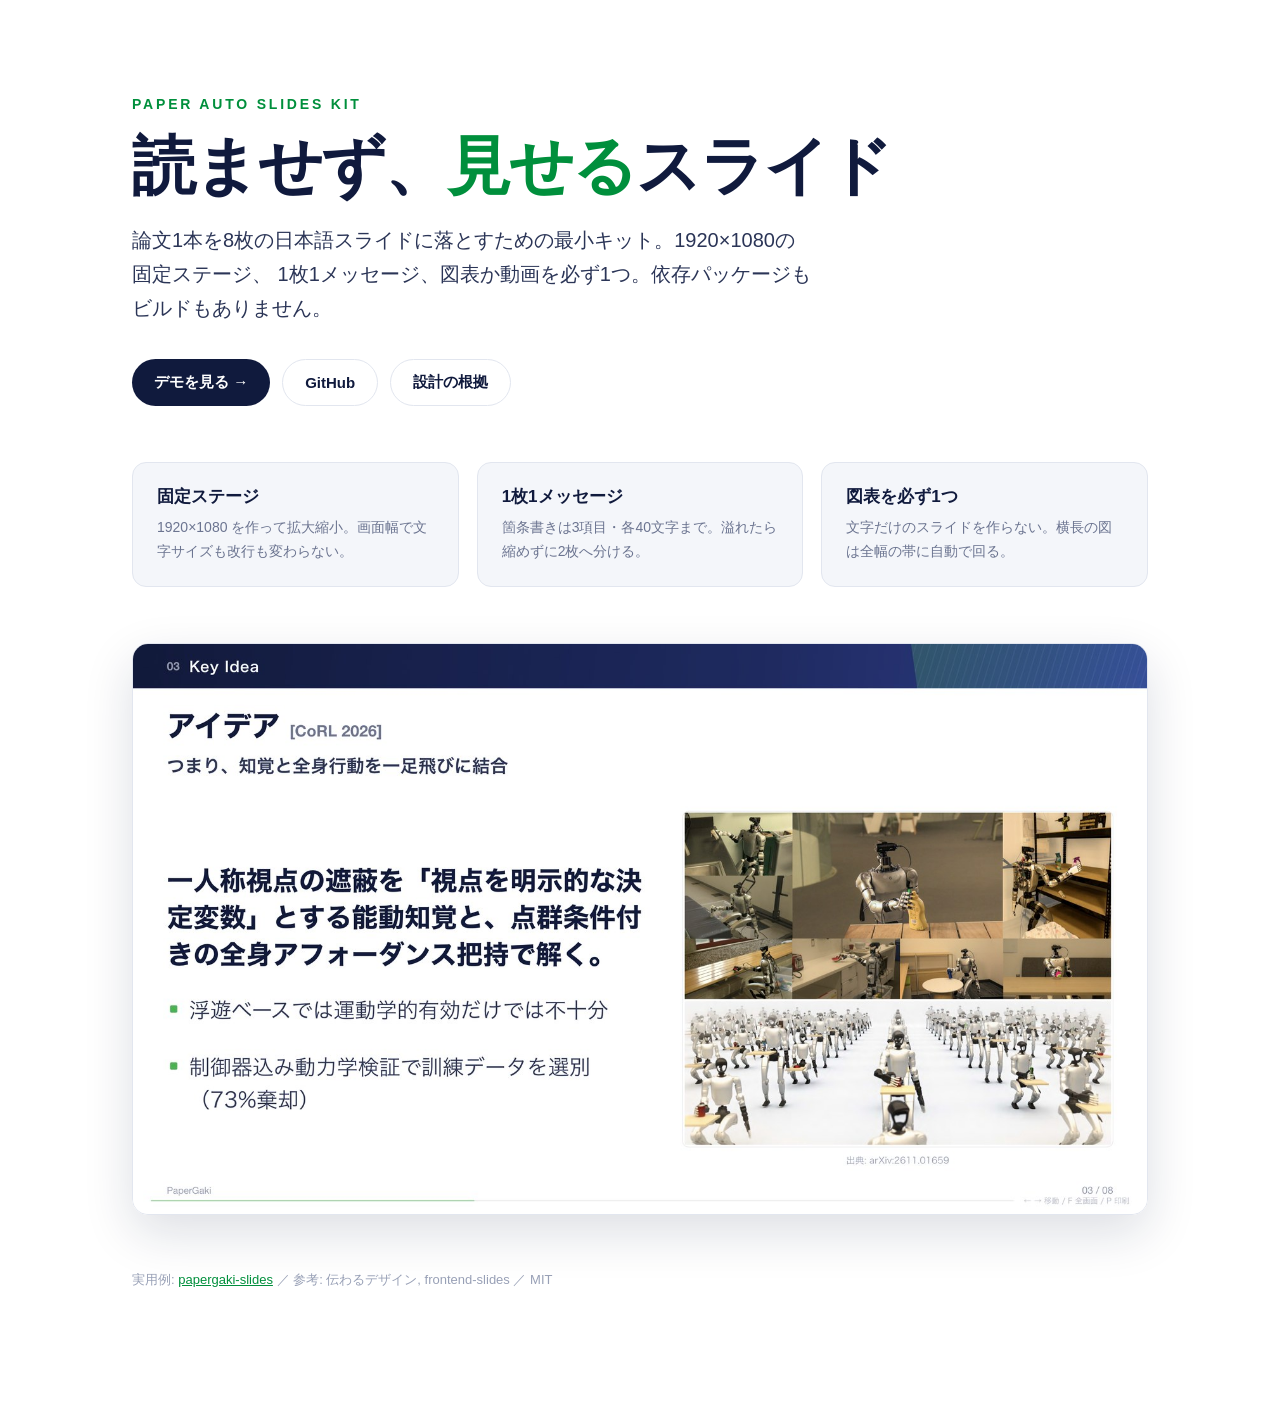
<file: index.html>
<!doctype html>
<html lang="ja">
<head>
<meta charset="utf-8">
<meta name="viewport" content="width=device-width,initial-scale=1">
<title>Paper Auto Slides Kit — 読ませず、見せるスライド</title>
<meta property="og:title" content="Paper Auto Slides Kit">
<meta property="og:description" content="論文1本を8枚の日本語スライドに落とすための、依存なしHTMLスライドキット。">
<link rel="stylesheet" href="css/deck.css">
<style>
  /* deck.css locks scrolling for the fixed 1920x1080 stage; the landing page
     must release it on the html element, which is what actually scrolls. */
  html:has(body.landing) { overflow: auto; height: auto; }
  body.landing { overflow: visible; height: auto; min-height: 100%; background: var(--slide-bg); }
  .wrap { max-width: 1080px; margin: 0 auto; padding: 96px 32px 120px; }
  .kicker { font-family: var(--font-latin); font-size: 14px; font-weight: 700; letter-spacing: .2em;
            text-transform: uppercase; color: var(--accent-ink); }
  h1 { margin: 18px 0 20px; font-size: clamp(34px, 5vw, 64px); line-height: 1.14; font-weight: 900;
       letter-spacing: -.035em; color: var(--navy); max-width: 14em; }
  h1 b { color: var(--accent-ink); }
  .lead { font-size: clamp(15px, 1.6vw, 20px); line-height: 1.7; color: var(--ink-soft); max-width: 34em; }
  .cta { display: flex; flex-wrap: wrap; gap: 12px; margin: 34px 0 56px; }
  .btn { display: inline-flex; align-items: center; gap: 8px; padding: 13px 22px; border-radius: 999px;
         font-weight: 700; text-decoration: none; font-size: 15px; }
  .btn--primary { background: var(--navy); color: #fff; }
  .btn--ghost { border: 1px solid var(--card-line); color: var(--navy); background: #fff; }
  .btn:hover { text-decoration: none; opacity: .9; }
  .grid3 { display: grid; grid-template-columns: repeat(auto-fit, minmax(230px, 1fr)); gap: 18px; }
  .card { padding: 22px 24px; border: 1px solid var(--card-line); border-radius: 14px; background: var(--card); }
  .card h3 { margin: 0 0 8px; font-size: 17px; color: var(--navy); }
  .card p { margin: 0; font-size: 14px; line-height: 1.7; color: var(--muted); }
  .shot { margin: 56px 0 0; border: 1px solid var(--card-line); border-radius: 16px; overflow: hidden;
          box-shadow: 0 18px 50px rgba(16,26,61,.14); }
  .shot img { display: block; width: 100%; }
  footer { margin-top: 56px; font-size: 13px; color: var(--faint); }
  footer a { color: var(--accent-ink); }
</style>
</head>
<body class="landing">
<div class="wrap">
  <div class="kicker">Paper Auto Slides Kit</div>
  <h1>読ませず、<b>見せる</b>スライド</h1>
  <p class="lead">
    論文1本を8枚の日本語スライドに落とすための最小キット。1920×1080の固定ステージ、
    1枚1メッセージ、図表か動画を必ず1つ。依存パッケージもビルドもありません。
  </p>
  <div class="cta">
    <a class="btn btn--primary" href="examples/index.html">デモを見る →</a>
    <a class="btn btn--ghost" href="https://github.com/Wataru823/paper-auto-slides-kit">GitHub</a>
    <a class="btn btn--ghost" href="https://github.com/Wataru823/paper-auto-slides-kit/blob/main/DESIGN.md">設計の根拠</a>
  </div>

  <div class="grid3">
    <div class="card"><h3>固定ステージ</h3><p>1920×1080 を作って拡大縮小。画面幅で文字サイズも改行も変わらない。</p></div>
    <div class="card"><h3>1枚1メッセージ</h3><p>箇条書きは3項目・各40文字まで。溢れたら縮めずに2枚へ分ける。</p></div>
    <div class="card"><h3>図表を必ず1つ</h3><p>文字だけのスライドを作らない。横長の図は全幅の帯に自動で回る。</p></div>
  </div>

  <div class="shot"><img src="docs/example-idea.jpg" alt="スライドの例"></div>

  <footer>
    実用例: <a href="https://wataru823.github.io/papergaki-slides/">papergaki-slides</a> ／
    参考: 伝わるデザイン, frontend-slides ／ MIT
  </footer>
</div>
</body>
</html>
</file>
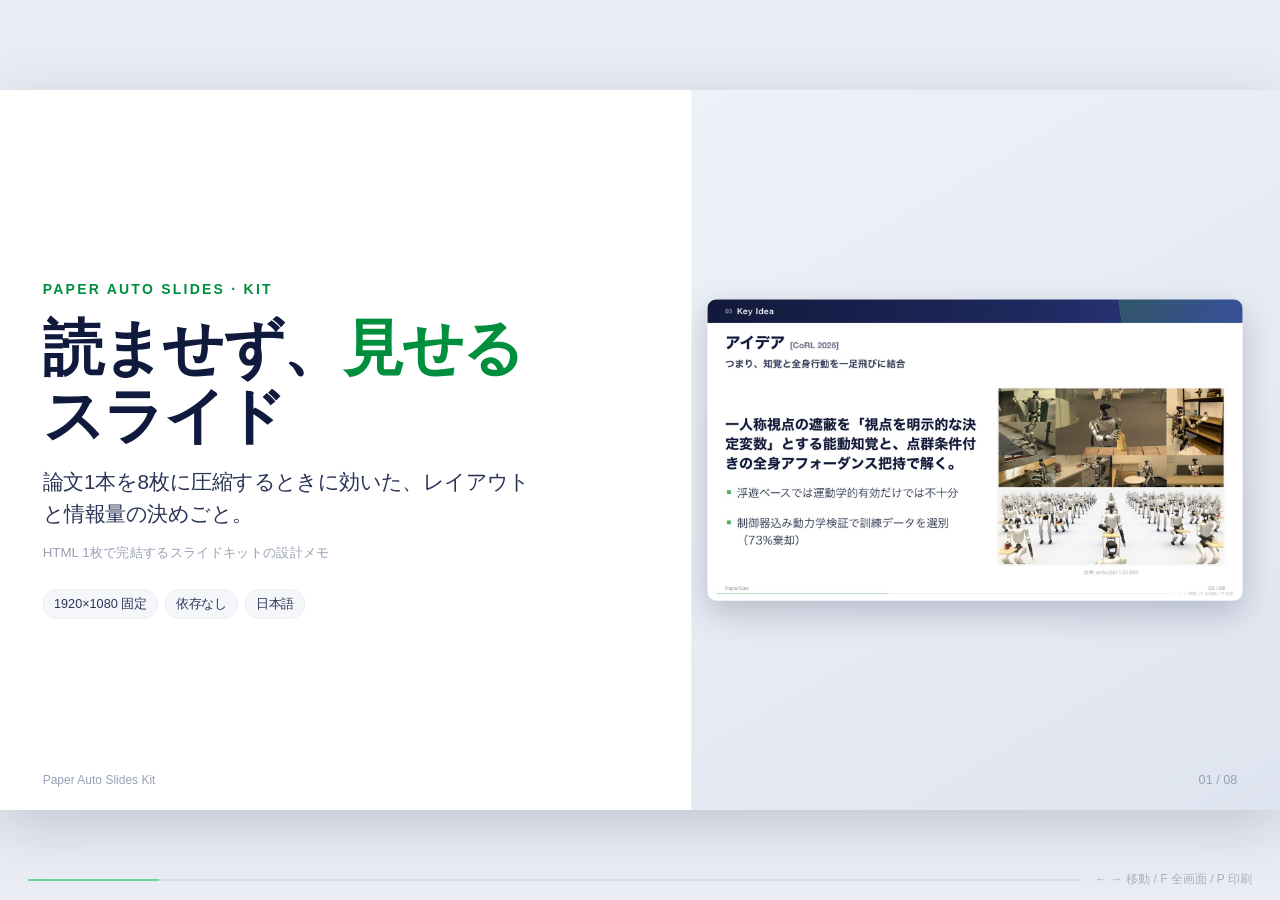
<file: examples/index.html>
<!doctype html>
<html lang="ja">
<head>
<meta charset="utf-8">
<meta name="viewport" content="width=device-width,initial-scale=1,viewport-fit=cover">
<title>伝わるスライドの作り方 — Paper Auto Slides Kit</title>
<link rel="stylesheet" href="../css/deck.css">
</head>
<body>
<div class="deck-viewport">
  <div class="deck-stage">

<section class="slide slide--cover is-active" aria-hidden="false">
  <div class="slide__inner">
    <div class="cover">
      <div class="cover__text">
        <div class="cover__kicker">PAPER AUTO SLIDES · KIT</div>
        <h1 class="cover__catch">読ませず、<b>見せる</b>スライド</h1>
        <p class="cover__one">論文1本を8枚に圧縮するときに効いた、レイアウトと情報量の決めごと。</p>
        <p class="cover__title-en">HTML 1枚で完結するスライドキットの設計メモ</p>
        <div class="cover__meta"><span class="chip">1920×1080 固定</span><span class="chip">依存なし</span><span class="chip">日本語</span></div>
      </div>
      <div class="cover__figure"><img src="../docs/example-idea.jpg" alt=""></div>
    </div>
  </div>
  <span class="brand">Paper Auto Slides Kit</span>
  <span class="pager">01 / 08</span>
</section>
<section class="slide" aria-hidden="true">
  <div class="band">
    <span class="band__num">02</span>
    <span class="band__label">The Problem</span>
  </div>
  <div class="slide__inner">
    <div class="slide__head">
      <h2>研究スライドは情報過多になりがち</h2>
      <p class="claim">つまり、詰め込むほど読まれなくなる</p>
    </div>
    <div class="slide__body" data-layout="top"><div class="stack"><div class="col col--text"><ul class="bullets bullets--cards"><li>1枚に箇条書きを6〜8個並べてしまう</li><li>図が小さく、何の図か分からないまま置かれる</li><li>スライドごとに余白と文字サイズがばらつく</li></ul><div class="note">発表要旨をそのまま貼ると、たいていこの形になる。</div></div></div></div>
  </div>
  <span class="brand">Paper Auto Slides Kit</span>
  <span class="pager">02 / 08</span>
</section>
<section class="slide" aria-hidden="true">
  <div class="band">
    <span class="band__num">03</span>
    <span class="band__label">Key Idea</span>
  </div>
  <div class="slide__inner">
    <div class="slide__head">
      <h2>1スライド1メッセージ</h2>
      <p class="claim"><b>言いたいことは1つ</b>に絞る</p>
    </div>
    <div class="slide__body" data-layout="top"><div class="stack"><div class="col col--text"><p class="statement">スライドは「読む資料」ではなく「見る資料」。1枚で1つの主張だけを持つ。</p><ul class="bullets"><li>箇条書きは3項目まで、各40文字以内</li><li>タイトル直下に結論を1文で置く</li><li>溢れたらスライドを分ける（縮めない）</li></ul></div></div></div>
  </div>
  <span class="brand">Paper Auto Slides Kit</span>
  <span class="pager">03 / 08</span>
</section>
<section class="slide" aria-hidden="true">
  <div class="band">
    <span class="band__num">04</span>
    <span class="band__label">Method</span>
  </div>
  <div class="slide__inner">
    <div class="slide__head">
      <h2>作り方は4ステップ</h2>
      <p class="claim">型に流し込むと迷わない</p>
    </div>
    <div class="slide__body" data-layout="center"><div class="split split--steps"><div class="col col--text"><div class="steps steps--compact steps--n4"><div class="step"><span class="step__num">1</span><span class="step__label">主張を決める</span><span class="step__text">この1枚で何を言うかを先に決める</span></div><div class="step"><span class="step__num">2</span><span class="step__label">材料を選ぶ</span><span class="step__text">図・表・動画のどれか1つを必ず入れる</span></div><div class="step"><span class="step__num">3</span><span class="step__label">型に流す</span><span class="step__text">見出し・本文・締めの一文の位置は固定</span></div><div class="step"><span class="step__num">4</span><span class="step__label">溢れを直す</span><span class="step__text">はみ出したら削るか、2枚に分ける</span></div></div></div><div class="col col--figure"><figure class="fig"><img src="../docs/layout-anatomy.png" alt=""></figure></div></div></div>
  </div>
  <span class="brand">Paper Auto Slides Kit</span>
  <span class="pager">04 / 08</span>
</section>
<section class="slide" aria-hidden="true">
  <div class="band">
    <span class="band__num">05</span>
    <span class="band__label">Results</span>
  </div>
  <div class="slide__inner">
    <div class="slide__head">
      <h2>どこが変わったか</h2>
      <p class="claim">詰め込みをやめたら、伝わるようになった</p>
    </div>
    <div class="slide__body" data-layout="center"><div class="stack"><div class="col col--text"><div class="stats"><div class="stat"><div class="stat__value">3</div><div class="stat__label">1枚あたりの箇条書き</div></div><div class="stat"><div class="stat__value">1</div><div class="stat__label">1枚あたりの主張</div></div><div class="stat"><div class="stat__value">1920×1080</div><div class="stat__label">固定キャンバス</div></div></div></div><table class="tbl"><thead><tr><th>項目</th><th>Before</th><th>After</th></tr></thead><tbody><tr><td>箇条書きの数</td><td>6〜8</td><td>3</td></tr><tr><td>図の数</td><td>0〜1（小さい）</td><td>1（必ず）</td></tr><tr><td>文字サイズ</td><td>バラバラ</td><td>固定</td></tr></tbody></table></div></div>
  </div>
  <span class="brand">Paper Auto Slides Kit</span>
  <span class="pager">05 / 08</span>
</section>
<section class="slide" aria-hidden="true">
  <div class="band">
    <span class="band__num">06</span>
    <span class="band__label">Limitations</span>
  </div>
  <div class="slide__inner">
    <div class="slide__head">
      <h2>このキットの限界</h2>
      <p class="claim">向かない用途もある</p>
    </div>
    <div class="slide__body" data-layout="top"><div class="stack"><div class="col col--text"><ul class="bullets bullets--cards"><li>1枚に大量の情報を載せる読む資料には向かない</li><li>縦長の動画や極端に横長の図は余白が残りやすい</li><li>数式の組版は苦手（画像にするのが早い）</li></ul></div></div></div>
  </div>
  <span class="brand">Paper Auto Slides Kit</span>
  <span class="pager">06 / 08</span>
</section>
<section class="slide" aria-hidden="true">
  <div class="band">
    <span class="band__num">07</span>
    <span class="band__label">Why It Matters</span>
  </div>
  <div class="slide__inner">
    <div class="slide__head">
      <h2>使いどころ</h2>
      <p class="claim">まずは1本、通しで作ってみる</p>
    </div>
    <div class="slide__body" data-layout="top"><div class="stack"><div class="col col--text"><ul class="bullets bullets--cards"><li>研究室の輪読・進捗報告・学会発表の下書き</li><li>LLM に仕様を書かせれば、量産もできる</li><li>CSS を差し替えれば見た目はいくらでも変えられる</li></ul></div></div></div>
  </div>
  <span class="brand">Paper Auto Slides Kit</span>
  <span class="pager">07 / 08</span>
</section>
<section class="slide" aria-hidden="true">
  <div class="band">
    <span class="band__num">08</span>
    <span class="band__label">Read More</span>
  </div>
  <div class="slide__inner">
    <div class="slide__head">
      <h2>参考資料</h2>
      <p class="claim">元になった考え方と実装。</p>
    </div>
    <div class="slide__body" data-layout="top"><div class="stack"><div class="linkgrid"><a class="linkcard" href="https://github.com/Wataru823/paper-auto-slides-kit" target="_blank" rel="noopener"><div class="linkcard__label">Repo</div><div class="linkcard__value">このキット</div></a><a class="linkcard" href="https://student.tsutawarudesign.com/powerpoint_slide/" target="_blank" rel="noopener"><div class="linkcard__label">Guide</div><div class="linkcard__value">伝わるデザイン</div></a><a class="linkcard" href="https://github.com/zarazhangrui/frontend-slides" target="_blank" rel="noopener"><div class="linkcard__label">Reference</div><div class="linkcard__value">frontend-slides</div></a><a class="linkcard" href="https://wataru823.github.io/papergaki-slides/" target="_blank" rel="noopener"><div class="linkcard__label">Live</div><div class="linkcard__value">実用例（論文スライド）</div></a></div></div></div>
  </div>
  <span class="brand">Paper Auto Slides Kit</span>
  <span class="pager">08 / 08</span>
</section>
  </div>
</div>
<div class="hud">
  <div class="hud__bar"><div class="hud__fill"></div></div>
  <span class="hud__hint">← → 移動 / F 全画面 / P 印刷</span>
</div>
<script src="../js/deck.js"></script>
</body>
</html>
</file>
<file: css/deck.css>
/* ============================================================
   Paper Auto Slides decks — 1920x1080 fixed stage, academic light theme.

   Modelled on a well-designed conference deck:
   - navy section band carrying the section name
   - bold navy title with an inline venue/citation suffix
   - one bold "claim" line under the title (what the slide says)
   - cards on white, green used only for the key term
   - fixed footer: brand left, page number right
   ============================================================ */

:root {
  --stage-bg: #e9edf3;
  --slide-bg: #ffffff;

  --navy: #101a3d;
  --navy-2: #1b2a63;
  --ink: #101a3d;
  --ink-soft: #2b3557;
  --muted: #6b7490;
  --faint: #98a0b6;

  --accent: #00b34a;
  --accent-ink: #008f3c;
  --accent-soft: #e6f7ec;

  --card: #f4f6fa;
  --card-line: #e2e6ef;
  --line: #dfe3ec;

  --radius: 16px;
  --font-jp: "Hiragino Sans", "Hiragino Kaku Gothic ProN", "Noto Sans JP",
    "Yu Gothic", "Meiryo", sans-serif;
  --font-latin: "Helvetica Neue", "Segoe UI", Arial, sans-serif;
}

* { box-sizing: border-box; }

html, body {
  margin: 0;
  padding: 0;
  width: 100%;
  height: 100%;
  overflow: hidden;
  background: var(--stage-bg);
  color: var(--ink);
  font-family: var(--font-jp);
  -webkit-font-smoothing: antialiased;
}

/* ---------------------------------------------------------------- stage */

.deck-viewport {
  position: fixed;
  inset: 0;
  overflow: hidden;
  background: var(--stage-bg);
}

.deck-stage {
  position: absolute;
  left: 0;
  top: 0;
  width: 1920px;
  height: 1080px;
  transform-origin: 0 0;
  background: var(--slide-bg);
  overflow: hidden;
  box-shadow: 0 24px 80px rgba(16, 26, 61, 0.18);
}

.slide {
  position: absolute;
  inset: 0;
  width: 1920px;
  height: 1080px;
  overflow: hidden;
  visibility: hidden;
  opacity: 0;
  pointer-events: none;
  background: var(--slide-bg);
  transition: opacity 0.28s ease;
}

.slide.is-active {
  visibility: visible;
  opacity: 1;
  pointer-events: auto;
  z-index: 1;
}

/* ---------------------------------------------------------------- band */

.band {
  position: absolute;
  top: 0;
  left: 0;
  right: 0;
  height: 84px;
  background: linear-gradient(96deg, var(--navy) 0%, var(--navy-2) 62%, #2c4191 100%);
  display: flex;
  align-items: center;
  padding: 0 64px;
  overflow: hidden;
}

.band::after {
  content: "";
  position: absolute;
  right: -80px;
  top: -140px;
  width: 520px;
  height: 340px;
  background:
    repeating-linear-gradient(115deg, rgba(255, 255, 255, 0.10) 0 2px, transparent 2px 13px),
    linear-gradient(120deg, rgba(0, 179, 74, 0.55), rgba(70, 120, 255, 0.35));
  transform: rotate(-8deg);
  opacity: 0.55;
}

.band__label {
  position: relative;
  z-index: 1;
  font-size: 27px;
  font-weight: 700;
  letter-spacing: 0.04em;
  color: #ffffff;
}

.band__num {
  position: relative;
  z-index: 1;
  margin-right: 18px;
  font-family: var(--font-latin);
  font-size: 22px;
  font-weight: 700;
  color: rgba(255, 255, 255, 0.55);
  font-variant-numeric: tabular-nums;
}

/* ---------------------------------------------------------------- head */

.slide__inner {
  position: absolute;
  inset: 84px 0 0 0;
  padding: 36px 64px 62px;
  display: flex;
  flex-direction: column;
}

.slide__head { flex: 0 0 auto; }

.slide h2 {
  margin: 0;
  word-break: auto-phrase;
  line-break: strict;
  font-size: 55px;
  line-height: 1.24;
  font-weight: 800;
  letter-spacing: -0.01em;
  color: var(--navy);
}

.slide h2 .cite {
  margin-left: 18px;
  font-family: var(--font-latin);
  font-size: 30px;
  font-weight: 600;
  color: var(--muted);
  letter-spacing: 0;
}

/* the one-sentence claim of this slide */
.claim {
  margin: 18px 0 0;
  font-size: 34px;
  line-height: 1.45;
  font-weight: 700;
  color: var(--ink-soft);
}

.claim b { color: var(--accent-ink); font-weight: 800; }

.slide__body {
  flex: 1 1 auto;
  display: flex;
  min-height: 0;
  padding-top: 34px;
  overflow: hidden;
}

.slide__body[data-layout="center"] { align-items: center; }
/* short content sits centred so the slide does not look top-heavy */
.slide__body[data-layout="top"] { align-items: center; }
.slide__body[data-layout="top"] .stack--band { align-self: flex-start; }

/* ---------------------------------------------------------------- footer */

.pager {
  position: absolute;
  right: 64px;
  bottom: 34px;
  font-family: var(--font-latin);
  font-size: 19px;
  color: var(--faint);
  font-variant-numeric: tabular-nums;
}

.brand {
  position: absolute;
  left: 64px;
  bottom: 34px;
  font-family: var(--font-latin);
  font-size: 18px;
  color: var(--faint);
}

/* ---------------------------------------------------------------- layouts */

.split {
  display: grid;
  grid-template-columns: 1fr 1fr;
  gap: 56px;
  width: 100%;
  height: 100%;
  min-height: 0;
  align-items: stretch;
}

.split--text-first { grid-template-columns: 1.06fr 0.94fr; }

/* steps: give the text more width so rows do not wrap into extra height */
.split--steps { grid-template-columns: 1.12fr 0.88fr; gap: 40px; }
.split--steps .col--figure { order: 2; }
.split--steps .col--text { order: 1; height: auto; justify-content: center; }
.split--steps .steps { height: auto; }
.split--figure-first { grid-template-columns: 0.94fr 1.06fr; }
.split--figure-first .col--text { order: 2; }
.split--figure-first .col--figure { order: 1; }

.stack { width: 100%; }

.bullets {
  list-style: none;
  margin: 0;
  padding: 0;
  display: flex;
  flex-direction: column;
  gap: 46px;
}

.bullets li {
  position: relative;
  padding-left: 42px;
  font-size: 40px;
  line-height: 1.55;
  color: var(--ink-soft);
}

.bullets li::before {
  content: "";
  position: absolute;
  left: 6px;
  top: 22px;
  width: 14px;
  height: 14px;
  border-radius: 3px;
  background: var(--accent);
}

.bullets li b { color: var(--navy); font-weight: 800; }

/* card variant for text-only slides */
.bullets--cards { gap: 20px; }

.bullets--cards li {
  padding: 30px 36px 30px 74px;
  border-radius: 14px;
  border: 1px solid var(--card-line);
  background: var(--card);
  font-size: 36px;
}

.bullets--cards li::before {
  left: 36px;
  top: 50%;
  width: 16px;
  height: 16px;
  margin-top: -8px;
  border-radius: 4px;
}

.statement {
  margin: 0 0 40px;
  font-size: 50px;
  line-height: 1.4;
  font-weight: 800;
  color: var(--navy);
  max-width: 1400px;
}

.statement b { color: var(--accent-ink); }

/* numbered steps */
.steps { display: flex; flex-direction: column; gap: 18px; width: 100%; }

.step {
  display: flex;
  gap: 28px;
  align-items: center;
  padding: 22px 30px;
  border-radius: 14px;
  border: 1px solid var(--card-line);
  background: var(--card);
}

.step__num {
  flex: 0 0 auto;
  width: 44px;
  height: 44px;
  border-radius: 50%;
  display: grid;
  place-items: center;
  background: var(--navy);
  color: #ffffff;
  font-family: var(--font-latin);
  font-size: 21px;
  font-weight: 700;
}

.step__label { flex: 0 0 auto; min-width: 190px; font-size: 31px; font-weight: 800; color: var(--navy); }
.step__text { font-size: 28px; color: var(--muted); line-height: 1.5; }

/* steps share the slide with a figure: tighten so both fit */
/* three steps can breathe: they fill the stage next to the figure */
.steps--compact.steps--n3 { gap: 20px; }
.steps--compact.steps--n3 .step { padding: 54px 32px; gap: 26px; align-items: flex-start; }
.steps--compact.steps--n3 .step__num { width: 44px; height: 44px; font-size: 20px; }
.steps--compact.steps--n3 .step__label { min-width: 160px; font-size: 31px; }
.steps--compact.steps--n3 .step__text { font-size: 28px; line-height: 1.5; }

.steps--compact { gap: 16px; }
.steps--compact .step { padding: 30px 28px; gap: 22px; align-items: flex-start; }
.steps--compact .step__num { width: 40px; height: 40px; font-size: 19px; margin-top: 2px; }
.steps--compact .step__label { min-width: 155px; font-size: 30px; }
.steps--compact .step__text { font-size: 25px; line-height: 1.5; }

/* stat cards */
.stats { display: flex; gap: 22px; width: 100%; margin-bottom: 34px; }

.stat {
  flex: 1 1 0;
  padding: 28px 32px;
  border-radius: var(--radius);
  border: 1px solid var(--card-line);
  background: var(--card);
}

.stat__value {
  font-family: var(--font-latin);
  font-size: 70px;
  font-weight: 800;
  line-height: 1;
  letter-spacing: -0.02em;
  color: var(--accent-ink);
  font-variant-numeric: tabular-nums;
}

.stat__label { margin-top: 14px; font-size: 23px; line-height: 1.45; color: var(--muted); }

.note {
  margin-top: 28px;
  padding: 18px 24px;
  border-radius: 12px;
  background: var(--accent-soft);
  font-size: 25px;
  line-height: 1.55;
  color: var(--accent-ink);
}

/* figures */
.col--figure {
  width: 100%;
  justify-self: stretch;
  display: flex;
  align-items: center;
  justify-content: center;
  min-width: 0;
  min-height: 0;
  height: 100%;
}

.col--text {
  display: flex;
  flex-direction: column;
  justify-content: center;
  min-height: 0;
}

figure.fig {
  margin: 0;
  display: flex;
  flex-direction: column;
  align-items: center;
  justify-content: center;
  gap: 12px;
  width: 100%;
  height: 100%;
  min-width: 0;
  min-height: 0;
}

figure.fig figcaption { flex: 0 0 auto; }

figure.fig img {
  width: auto;
  height: auto;
  max-width: 100%;
  max-height: 100%;
  object-fit: contain;
  border-radius: 12px;
  border: 1px solid var(--card-line);
  background: #ffffff;
}

figure.fig figcaption { font-size: 17px; color: var(--faint); }

/* keep the clip's own aspect ratio so portrait demos do not sit in a black box */
figure.fig--video { align-items: center; }
figure.fig--video video {
  width: auto;
  height: auto;
  max-width: 100%;
  max-height: 540px;
  border-radius: 12px;
  border: 1px solid var(--card-line);
  background: #0b0f16;
}

/* table */
.tbl {
  width: 100%;
  margin-top: 30px;
  border-collapse: collapse;
  font-size: 27px;
  color: var(--ink-soft);
}

.tbl th {
  padding: 16px 22px;
  text-align: left;
  font-weight: 800;
  color: #ffffff;
  background: var(--navy);
  border-right: 1px solid rgba(255, 255, 255, 0.18);
}

.tbl th:first-child { border-radius: 10px 0 0 0; }
.tbl th:last-child { border-radius: 0 10px 0 0; border-right: 0; }

.tbl td {
  padding: 15px 22px;
  border-bottom: 1px solid var(--card-line);
  font-variant-numeric: tabular-nums;
}

.tbl tbody tr:nth-child(even) td { background: var(--card); }
.tbl tbody tr:last-child td:first-child { border-radius: 0 0 0 10px; }
.tbl tbody tr:last-child td:last-child { border-radius: 0 0 10px 0; }

.stack { display: flex; flex-direction: column; height: 100%; min-height: 0; }
.stack .col--text { flex: 0 0 auto; }

.stack--band .statement { font-size: 38px; margin-bottom: 18px; }
.stack--band .stats { margin-bottom: 20px; }
.stack--band .bullets { gap: 18px; }
.stack--band .bullets li { font-size: 30px; }
.stack--band .bullets li::before { top: 18px; }
.fig--band { margin-top: 22px; }
.fig--band {
  flex: 1 1 auto;
  min-height: 0;
  height: auto;
}

figure.fig--band img {
  width: auto;
  height: auto;
  max-width: 100%;
  max-height: 100%;
}
.fig--band figcaption { display: none; }

/* ---------------------------------------------------------------- cover */

.slide--cover .slide__inner { inset: 0; padding: 0; }

.cover {
  position: absolute;
  inset: 0;
  display: grid;
  grid-template-columns: 1.08fr 0.92fr;
  background: var(--slide-bg);
}

.cover__text {
  padding: 96px 40px 96px 64px;
  display: flex;
  flex-direction: column;
  justify-content: center;
}

.cover__kicker {
  font-family: var(--font-latin);
  font-size: 21px;
  font-weight: 700;
  letter-spacing: 0.16em;
  text-transform: uppercase;
  color: var(--accent-ink);
  margin-bottom: 26px;
}

.cover__catch {
  margin: 0 0 26px;
  word-break: auto-phrase;
  line-break: strict;
  font-size: 92px;
  line-height: 1.1;
  font-weight: 900;
  letter-spacing: -0.035em;
  color: var(--navy);
  max-width: 12em;
}

.cover__catch b { color: var(--accent-ink); }

.cover__one {
  margin: 0 0 18px;
  font-size: 31px;
  line-height: 1.55;
  color: var(--ink-soft);
  max-width: 24em;
}

.cover__title-en {
  margin: 0 0 40px;
  font-size: 20px;
  line-height: 1.5;
  color: var(--faint);
  max-width: 32em;
}

.cover__meta { display: flex; flex-wrap: wrap; gap: 10px; }

.chip {
  display: inline-flex;
  align-items: center;
  padding: 8px 16px;
  border-radius: 999px;
  border: 1px solid var(--card-line);
  background: var(--card);
  font-size: 19px;
  color: var(--ink-soft);
  white-space: nowrap;
}

.chip--accent {
  border-color: #bfe8cd;
  background: var(--accent-soft);
  color: var(--accent-ink);
  font-weight: 700;
}

.cover__figure {
  position: relative;
  overflow: hidden;
  background: linear-gradient(150deg, #eef1f7 0%, #dfe5f0 100%);
  display: flex;
  align-items: center;
  justify-content: center;
  padding: 56px 56px 56px 24px;
}

.cover__figure img {
  width: 100%;
  max-height: 800px;
  object-fit: contain;
  border-radius: 14px;
  box-shadow: 0 18px 48px rgba(16, 26, 61, 0.22);
}

/* ---------------------------------------------------------------- links */

.linkgrid { display: grid; grid-template-columns: repeat(2, 1fr); gap: 20px; width: 100%; max-width: 1500px; }

.linkcard {
  display: block;
  padding: 26px 30px;
  border-radius: var(--radius);
  border: 1px solid var(--card-line);
  background: var(--card);
  color: var(--ink);
  text-decoration: none;
  transition: border-color 0.18s ease, transform 0.18s ease;
}

.linkcard:hover { border-color: var(--accent); transform: translateY(-2px); text-decoration: none; }

.linkcard__label {
  font-family: var(--font-latin);
  font-size: 17px;
  letter-spacing: 0.12em;
  text-transform: uppercase;
  color: var(--accent-ink);
  margin-bottom: 8px;
}

.linkcard__value { font-size: 26px; font-weight: 700; color: var(--navy); }

/* ---------------------------------------------------------------- HUD */

.hud {
  position: fixed;
  left: 0;
  right: 0;
  bottom: 0;
  z-index: 50;
  display: flex;
  align-items: center;
  gap: 16px;
  padding: 0 28px 12px;
  pointer-events: none;
  opacity: 0.5;
  transition: opacity 0.2s ease;
}

.hud:hover { opacity: 1; }
.hud__bar { flex: 1; height: 2px; border-radius: 2px; background: rgba(16, 26, 61, 0.15); overflow: hidden; }
.hud__fill { height: 100%; width: 0; background: var(--accent); transition: width 0.3s ease; }
.hud__hint { font-size: 12px; color: var(--muted); white-space: nowrap; }

/* ---------------------------------------------------------------- gallery */

/* the deck viewport locks scrolling; the gallery page must release it */
html:has(body.gallery) {
  overflow: auto;
  height: auto;
}

body.gallery {
  overflow: visible;
  height: auto;
  min-height: 100%;
  background: #f6f7fb;
  color: var(--ink);
}

.gallery-wrap { max-width: 1240px; margin: 0 auto; padding: 76px 32px 100px; }

.gallery-brand {
  font-family: var(--font-latin);
  font-size: 14px;
  font-weight: 700;
  letter-spacing: 0.18em;
  text-transform: uppercase;
  color: var(--accent-ink);
}

.gallery-title { margin: 14px 0 10px; font-size: 50px; font-weight: 900; letter-spacing: -0.03em; line-height: 1.2; color: var(--navy); }
.gallery-sub { color: var(--muted); font-size: 16px; margin-bottom: 48px; }

/* ---------------------------------------------------------------- filters */

[hidden] { display: none !important; }

.filters {
  margin: -24px 0 34px;
  padding: 18px 20px;
  border: 1px solid var(--card-line);
  border-radius: 14px;
  background: #ffffff;
  box-shadow: 0 2px 10px rgba(16, 26, 61, 0.04);
}

.facet-row {
  display: flex;
  align-items: flex-start;
  gap: 14px;
  padding: 7px 0;
}

.facet-row + .facet-row { border-top: 1px solid #eef1f7; }
.facet-row--status { align-items: center; }

.facet-label {
  flex: 0 0 56px;
  padding-top: 7px;
  font-size: 13px;
  font-weight: 700;
  color: var(--muted);
  letter-spacing: 0.04em;
}

.facet-chips { display: flex; flex-wrap: wrap; gap: 7px; align-items: center; }

.fchip {
  display: inline-flex;
  align-items: center;
  gap: 6px;
  padding: 7px 13px;
  border-radius: 999px;
  border: 1px solid var(--card-line);
  background: #f7f8fc;
  color: var(--ink-soft);
  font-family: inherit;
  font-size: 13.5px;
  font-weight: 600;
  line-height: 1.2;
  cursor: pointer;
  transition: background 0.14s ease, border-color 0.14s ease, color 0.14s ease;
}

.fchip:hover { border-color: #c7d2e5; background: #eef2fa; }

.fchip.is-on {
  background: var(--navy);
  border-color: var(--navy);
  color: #ffffff;
}

.fchip.is-on .fchip__n { background: rgba(255, 255, 255, 0.22); color: #ffffff; }

.fchip__n {
  padding: 1px 6px;
  border-radius: 999px;
  background: #e6eaf3;
  color: var(--muted);
  font-size: 11px;
  font-variant-numeric: tabular-nums;
}

.fchip--reset {
  background: #fff;
  border-color: #d9dfec;
  color: var(--accent-ink);
}

.facet-toggle {
  display: inline-flex;
  align-items: center;
  gap: 7px;
  padding-left: 10px;
  font-size: 13px;
  color: var(--muted);
  cursor: pointer;
  user-select: none;
}

.facet-toggle span {
  display: inline-block;
  padding: 6px 13px;
  border-radius: 999px;
  border: 1px dashed #cfd7e6;
}

.facet-toggle input:checked + span {
  border-style: solid;
  border-color: var(--navy);
  color: var(--navy);
  font-weight: 700;
}

.deckcard[data-archived="1"] { opacity: 0.55; }
.deckcard[data-archived="1"] .deckcard__thumb { filter: grayscale(1); }

.facet-count {
  font-size: 13px;
  color: var(--muted);
  font-variant-numeric: tabular-nums;
}

.gallery-none {
  padding: 60px 20px;
  text-align: center;
  color: var(--muted);
  font-size: 15px;
}

.grid { display: grid; grid-template-columns: repeat(auto-fill, minmax(320px, 1fr)); gap: 24px; }

.deckcard {
  display: flex;
  flex-direction: column;
  border-radius: 14px;
  overflow: hidden;
  border: 1px solid var(--card-line);
  background: #ffffff;
  color: inherit;
  text-decoration: none;
  box-shadow: 0 2px 10px rgba(16, 26, 61, 0.05);
  transition: transform 0.2s ease, box-shadow 0.2s ease, border-color 0.2s ease;
}

.deckcard:hover {
  transform: translateY(-4px);
  border-color: #c9d4e6;
  box-shadow: 0 14px 32px rgba(16, 26, 61, 0.12);
  text-decoration: none;
}

.deckcard__thumb {
  aspect-ratio: 16 / 9;
  background-size: cover;
  background-position: center top;
  background-color: var(--card);
  border-bottom: 1px solid var(--card-line);
}

.deckcard__body { padding: 20px 22px 22px; display: flex; flex-direction: column; gap: 9px; flex: 1; }
.deckcard__catch { font-size: 23px; font-weight: 800; line-height: 1.4; letter-spacing: -0.01em; color: var(--navy); }

.deckcard__title {
  font-size: 14px;
  color: var(--muted);
  line-height: 1.5;
  display: -webkit-box;
  -webkit-line-clamp: 2;
  -webkit-box-orient: vertical;
  overflow: hidden;
}

.deckcard__meta { margin-top: auto; display: flex; flex-wrap: wrap; gap: 6px; padding-top: 10px; }
.deckcard .chip { font-size: 12px; padding: 4px 10px; }

.empty {
  padding: 70px 24px;
  border: 1px dashed var(--card-line);
  border-radius: 14px;
  text-align: center;
  color: var(--muted);
  line-height: 1.9;
  background: #ffffff;
}

/* ---------------------------------------------------------------- misc */

@media (prefers-reduced-motion: reduce) { .slide { transition: none; } }

@media print {
  @page { size: 1920px 1080px; margin: 0; }
  html, body { overflow: visible; background: #fff; }
  .deck-viewport { position: static; }
  .deck-stage { position: static; transform: none !important; box-shadow: none; }
  .hud { display: none; }
  .slide {
    position: relative;
    visibility: visible;
    opacity: 1;
    page-break-after: always;
    break-after: page;
  }
}
</file>
